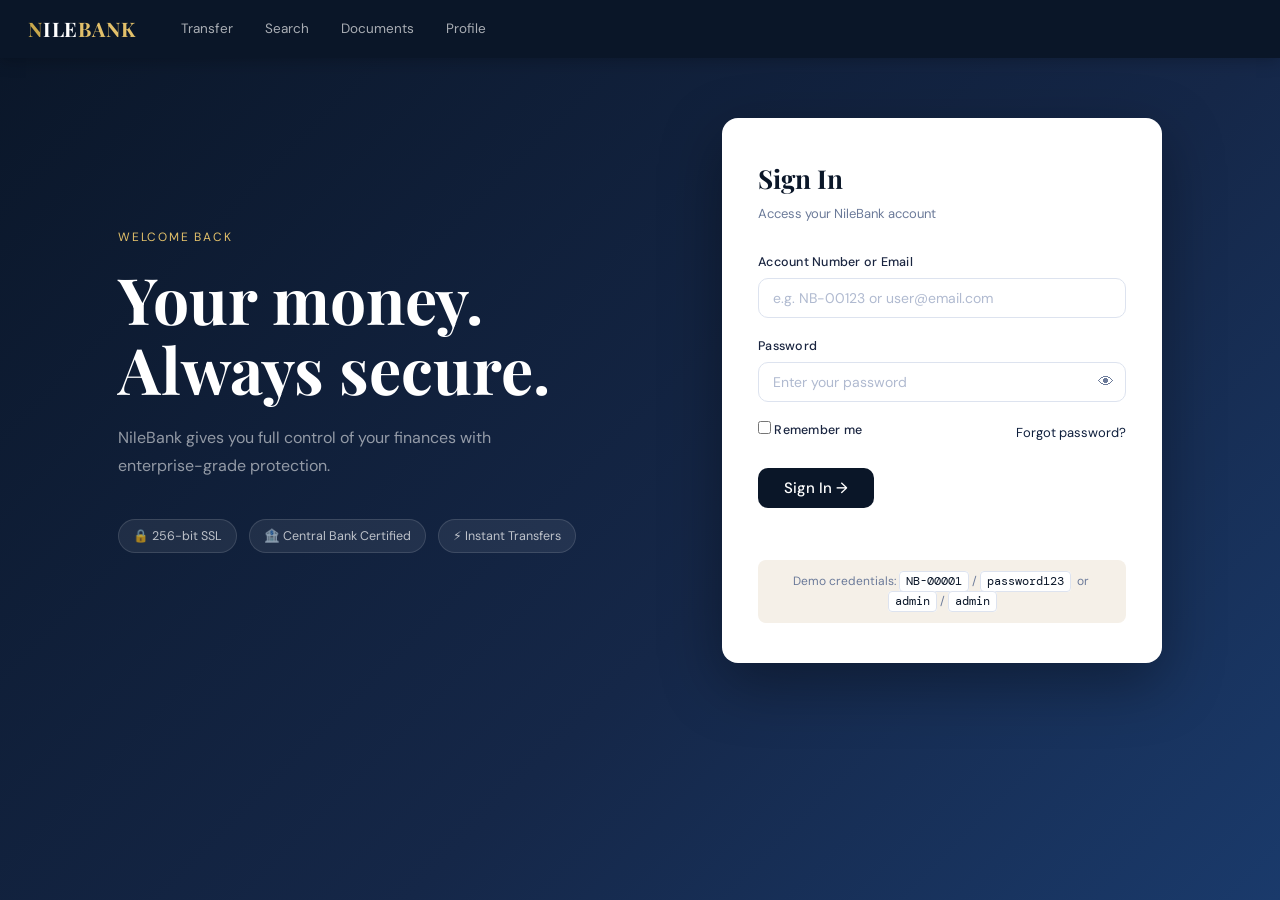
<file: index.html>
<!DOCTYPE html>
<html lang="en">
<head>
  <meta charset="UTF-8"/>
  <meta name="viewport" content="width=device-width,initial-scale=1.0"/>
  <title>NileBank — Secure Digital Banking</title>
  <link rel="stylesheet" href="css/main.css"/>
  <link href="https://fonts.googleapis.com/css2?family=Playfair+Display:wght@400;600;700&family=DM+Sans:wght@300;400;500&family=DM+Mono:wght@400;500&display=swap" rel="stylesheet"/>
</head>
<body class="page-login">

  <nav class="topnav">
    <div class="nav-inner">
      <div class="brand">
        <span class="brand-n">N</span>ILE<span class="brand-b">BANK</span>
      </div>
      <div class="nav-links">
        <a href="pages/transfer.html">Transfer</a>
        <a href="pages/search.html">Search</a>
        <a href="pages/upload.html">Documents</a>
        <a href="pages/profile.html">Profile</a>
      </div>
    </div>
  </nav>

  <main class="login-main">
    <div class="login-left">
      <div class="hero-text">
        <p class="hero-eyebrow">Welcome back</p>
        <h1 class="hero-heading">Your money.<br/>Always secure.</h1>
        <p class="hero-sub">NileBank gives you full control of your finances with enterprise-grade protection.</p>
      </div>
      <div class="trust-badges">
        <div class="badge">🔒 256-bit SSL</div>
        <div class="badge">🏦 Central Bank Certified</div>
        <div class="badge">⚡ Instant Transfers</div>
      </div>
    </div>

    <div class="login-card">
      <h2 class="card-title">Sign In</h2>
      <p class="card-sub">Access your NileBank account</p>

      <form class="login-form" onsubmit="handleLogin(event)">
        <div class="field-group">
          <label>Account Number or Email</label>
          <!-- BUG #1 (HIDDEN): No rate limiting, no lockout after failed attempts.
               Also: credentials compared client-side — easy to bypass via devtools. -->
          <input type="text" id="login-user" class="inp" placeholder="e.g. NB-00123 or user@email.com" autocomplete="off"/>
        </div>
        <div class="field-group">
          <label>Password</label>
          <div class="pass-wrap">
            <input type="password" id="login-pass" class="inp" placeholder="Enter your password"/>
            <button type="button" class="toggle-pass" onclick="togglePass()">👁</button>
          </div>
        </div>
        <div class="form-row">
          <label class="checkbox-label">
            <input type="checkbox" id="remember"/> Remember me
          </label>
          <a href="#" class="forgot">Forgot password?</a>
        </div>
        <button type="submit" class="btn-primary">Sign In →</button>
      </form>

      <div id="login-msg" class="login-msg"></div>

      <div class="demo-hint">
        <span>Demo credentials:</span>
        <code>NB-00001</code> / <code>password123</code>
        &nbsp;or&nbsp;
        <code>admin</code> / <code>admin</code>
      </div>
    </div>
  </main>

  <script src="js/main.js"></script>
</body>
</html>
</file>
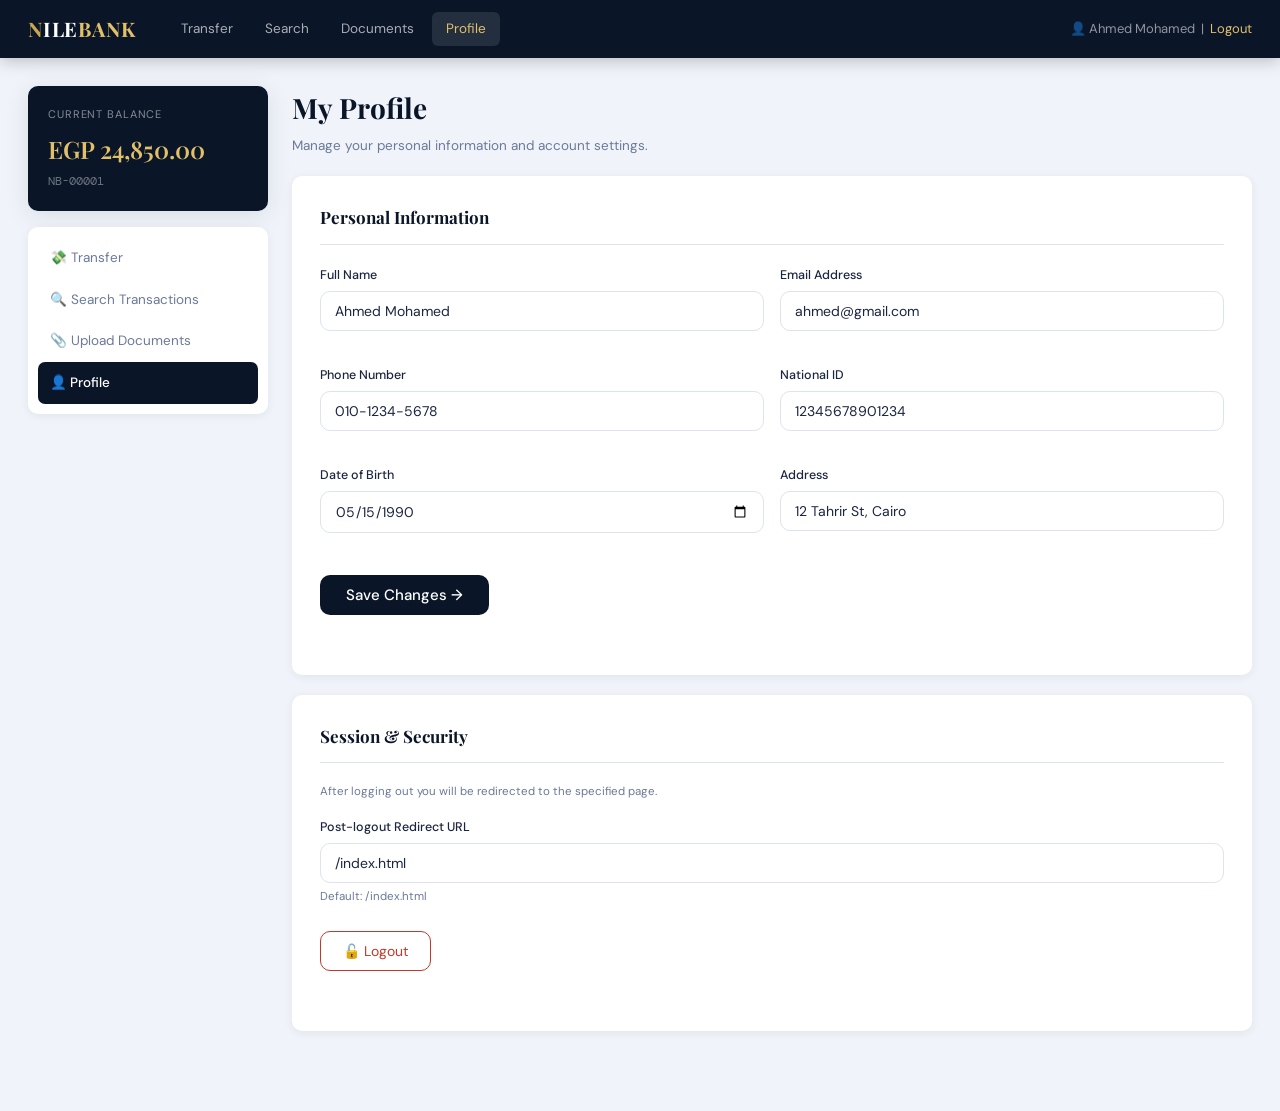
<file: pages/profile.html>
<!DOCTYPE html>
<html lang="en">
<head>
  <meta charset="UTF-8"/>
  <meta name="viewport" content="width=device-width,initial-scale=1.0"/>
  <title>NileBank — My Profile</title>
  <link rel="stylesheet" href="../css/main.css"/>
  <link href="https://fonts.googleapis.com/css2?family=Playfair+Display:wght@400;600;700&family=DM+Sans:wght@300;400;500&family=DM+Mono:wght@400;500&display=swap" rel="stylesheet"/>
</head>
<body class="page-inner">

  <nav class="topnav">
    <div class="nav-inner">
      <div class="brand"><a href="../index.html" style="text-decoration:none;color:inherit"><span class="brand-n">N</span>ILE<span class="brand-b">BANK</span></a></div>
      <div class="nav-links">
        <a href="transfer.html">Transfer</a>
        <a href="search.html">Search</a>
        <a href="upload.html">Documents</a>
        <a href="profile.html" class="active">Profile</a>
      </div>
      <div class="nav-user">👤 Ahmed Mohamed &nbsp;|&nbsp; <a href="../index.html">Logout</a></div>
    </div>
  </nav>

  <div class="inner-layout">
    <aside class="sidebar">
      <div class="account-card">
        <div class="acc-label">Current Balance</div>
        <div class="acc-balance">EGP 24,850.00</div>
        <div class="acc-num">NB-00001</div>
      </div>
      <nav class="side-nav">
        <a href="transfer.html" class="side-link">💸 Transfer</a>
        <a href="search.html"   class="side-link">🔍 Search Transactions</a>
        <a href="upload.html"   class="side-link">📎 Upload Documents</a>
        <a href="profile.html"  class="side-link active">👤 Profile</a>
      </nav>
    </aside>

    <main class="inner-main">
      <div class="page-header">
        <h1>My Profile</h1>
        <p>Manage your personal information and account settings.</p>
      </div>

      <!-- IDOR: user_id in URL param, no server check -->
      <div class="form-card">
        <h3 class="form-section-title">Personal Information</h3>
        <!--
          BUG #5a [IDOR — HIDDEN]:
          The page reads ?user_id= from the URL to decide which profile to load.
          There is NO server-side check that the logged-in user matches the requested ID.
          Change ?user_id=1 → ?user_id=2 in the URL to see another customer's full data.
          Payload: profile.html?user_id=2
        -->
        <div class="idor-notice" id="idor-notice" style="display:none"></div>

        <div class="profile-grid">
          <div class="field-group">
            <label>Full Name</label>
            <input type="text" class="inp" id="prof-name"/>
          </div>
          <div class="field-group">
            <label>Email Address</label>
            <input type="email" class="inp" id="prof-email"/>
          </div>
          <div class="field-group">
            <label>Phone Number</label>
            <input type="tel" class="inp" id="prof-phone"/>
          </div>
          <div class="field-group">
            <label>National ID</label>
            <input type="text" class="inp" id="prof-nid"/>
          </div>
          <div class="field-group">
            <label>Date of Birth</label>
            <input type="date" class="inp" id="prof-dob"/>
          </div>
          <div class="field-group">
            <label>Address</label>
            <input type="text" class="inp" id="prof-address"/>
          </div>
        </div>

        <div class="form-actions">
          <button class="btn-primary" onclick="saveProfile()">Save Changes →</button>
        </div>
        <div id="profile-msg" class="form-msg"></div>
      </div>

      <!-- Open Redirect on logout -->
      <div class="form-card">
        <h3 class="form-section-title">Session & Security</h3>
        <p class="field-hint" style="margin-bottom:16px;">After logging out you will be redirected to the specified page.</p>

        <!--
          BUG #5b [OPEN REDIRECT — HIDDEN]:
          The redirect URL after logout is taken from this input with NO validation.
          Payload: https://evil-bank.com/phishing-login
          Combined with a phishing email ("Your session expired, login again"),
          the attacker harvests real credentials.
        -->
        <div class="field-group">
          <label>Post-logout Redirect URL</label>
          <input type="text" class="inp" id="logout-redirect" value="/index.html"
                 placeholder="e.g. /index.html"/>
          <span class="field-hint">Default: /index.html</span>
        </div>

        <div class="form-actions">
          <button class="btn-danger-outline" onclick="handleLogout()">🔓 Logout</button>
        </div>
        <div id="logout-msg" class="form-msg"></div>
      </div>

    </main>
  </div>

  <script src="../js/main.js"></script>
  <script src="../js/profile.js"></script>
</body>
</html>
</file>
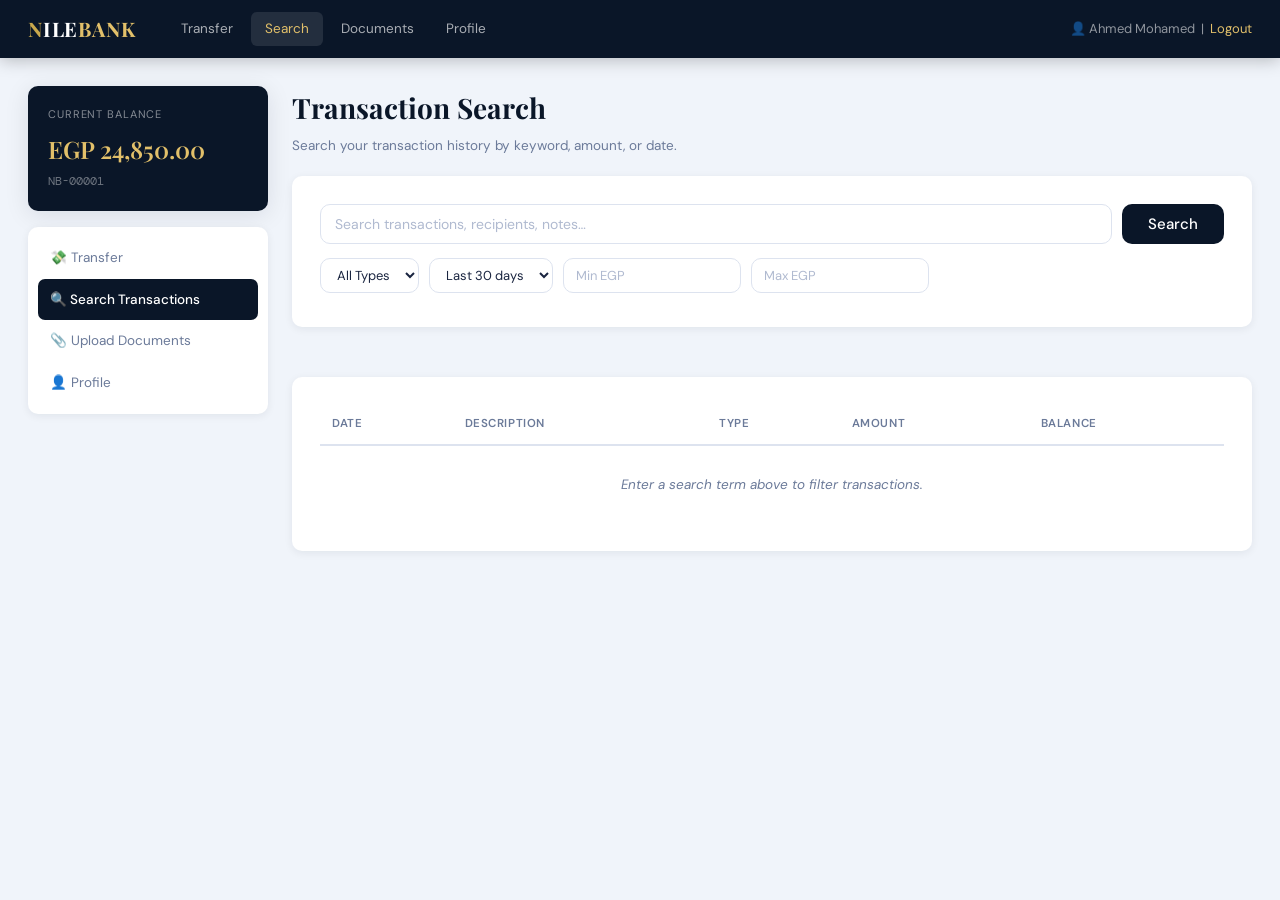
<file: pages/search.html>
<!DOCTYPE html>
<html lang="en">
<head>
  <meta charset="UTF-8"/>
  <meta name="viewport" content="width=device-width,initial-scale=1.0"/>
  <title>NileBank — Search Transactions</title>
  <link rel="stylesheet" href="../css/main.css"/>
  <link href="https://fonts.googleapis.com/css2?family=Playfair+Display:wght@400;600;700&family=DM+Sans:wght@300;400;500&family=DM+Mono:wght@400;500&display=swap" rel="stylesheet"/>
</head>
<body class="page-inner">

  <nav class="topnav">
    <div class="nav-inner">
      <div class="brand"><a href="../index.html" style="text-decoration:none;color:inherit"><span class="brand-n">N</span>ILE<span class="brand-b">BANK</span></a></div>
      <div class="nav-links">
        <a href="transfer.html">Transfer</a>
        <a href="search.html" class="active">Search</a>
        <a href="upload.html">Documents</a>
        <a href="profile.html">Profile</a>
      </div>
      <div class="nav-user">👤 Ahmed Mohamed &nbsp;|&nbsp; <a href="../index.html">Logout</a></div>
    </div>
  </nav>

  <div class="inner-layout">
    <aside class="sidebar">
      <div class="account-card">
        <div class="acc-label">Current Balance</div>
        <div class="acc-balance">EGP 24,850.00</div>
        <div class="acc-num">NB-00001</div>
      </div>
      <nav class="side-nav">
        <a href="transfer.html" class="side-link">💸 Transfer</a>
        <a href="search.html"   class="side-link active">🔍 Search Transactions</a>
        <a href="upload.html"   class="side-link">📎 Upload Documents</a>
        <a href="profile.html"  class="side-link">👤 Profile</a>
      </nav>
    </aside>

    <main class="inner-main">
      <div class="page-header">
        <h1>Transaction Search</h1>
        <p>Search your transaction history by keyword, amount, or date.</p>
      </div>

      <div class="form-card">
        <div class="search-bar-wrap">
          <!--
            BUG #3 [XSS — HIDDEN]:
            The search term is reflected back into the page via innerHTML:
              resultsDiv.innerHTML = "Results for: " + searchInput
            No sanitization. No escaping.
            Payload: <img src=x onerror="alert(document.cookie)">
          -->
          <input type="text" id="search-input" class="inp search-inp"
                 placeholder="Search transactions, recipients, notes…"
                 onkeydown="if(event.key==='Enter') runSearch()"/>
          <button class="btn-primary" onclick="runSearch()">Search</button>
        </div>

        <div class="filter-row">
          <select class="inp inp-sm" id="filter-type">
            <option value="">All Types</option>
            <option value="credit">Credit</option>
            <option value="debit">Debit</option>
          </select>
          <select class="inp inp-sm" id="filter-period">
            <option value="30">Last 30 days</option>
            <option value="90">Last 90 days</option>
            <option value="365">Last year</option>
          </select>
          <input type="number" class="inp inp-sm" id="filter-min" placeholder="Min EGP"/>
          <input type="number" class="inp inp-sm" id="filter-max" placeholder="Max EGP"/>
        </div>
      </div>

      <!-- Search result header — XSS reflected here -->
      <div id="search-result-header" class="search-result-header"></div>

      <div class="form-card" id="results-box">
        <table class="data-table" id="results-table">
          <thead>
            <tr><th>Date</th><th>Description</th><th>Type</th><th>Amount</th><th>Balance</th></tr>
          </thead>
          <tbody id="results-body">
            <tr class="empty-row"><td colspan="5">Enter a search term above to filter transactions.</td></tr>
          </tbody>
        </table>
      </div>
    </main>
  </div>

  <script src="../js/main.js"></script>
  <script src="../js/search.js"></script>
</body>
</html>
</file>
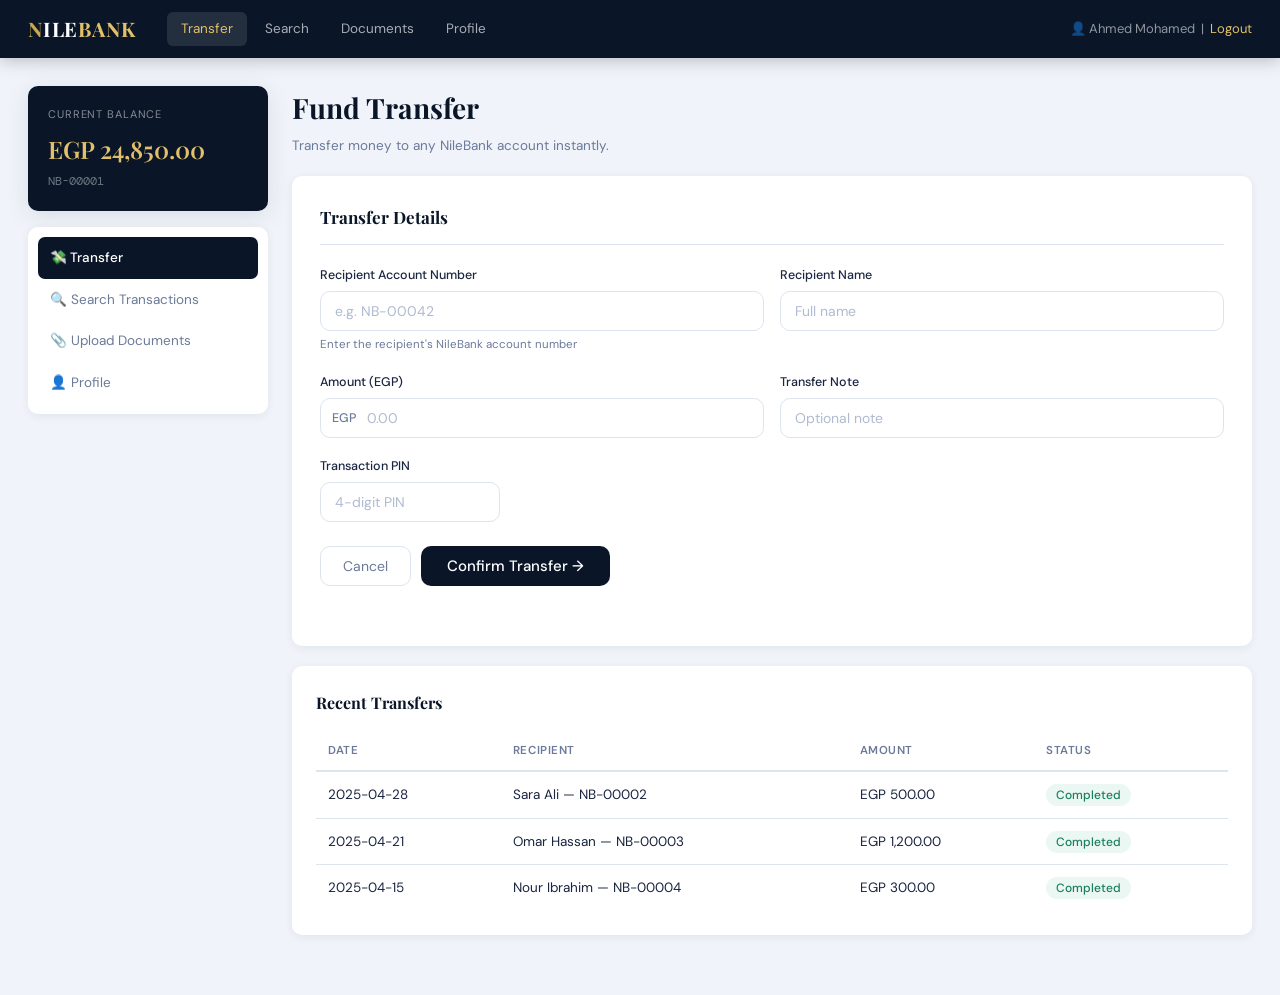
<file: pages/transfer.html>
<!DOCTYPE html>
<html lang="en">
<head>
  <meta charset="UTF-8"/>
  <meta name="viewport" content="width=device-width,initial-scale=1.0"/>
  <title>NileBank — Transfer Funds</title>
  <link rel="stylesheet" href="../css/main.css"/>
  <link href="https://fonts.googleapis.com/css2?family=Playfair+Display:wght@400;600;700&family=DM+Sans:wght@300;400;500&family=DM+Mono:wght@400;500&display=swap" rel="stylesheet"/>
</head>
<body class="page-inner">

  <nav class="topnav">
    <div class="nav-inner">
      <div class="brand"><a href="../index.html" style="text-decoration:none;color:inherit"><span class="brand-n">N</span>ILE<span class="brand-b">BANK</span></a></div>
      <div class="nav-links">
        <a href="transfer.html" class="active">Transfer</a>
        <a href="search.html">Search</a>
        <a href="upload.html">Documents</a>
        <a href="profile.html">Profile</a>
      </div>
      <div class="nav-user">👤 Ahmed Mohamed &nbsp;|&nbsp; <a href="../index.html">Logout</a></div>
    </div>
  </nav>

  <div class="inner-layout">
    <aside class="sidebar">
      <div class="account-card">
        <div class="acc-label">Current Balance</div>
        <div class="acc-balance">EGP 24,850.00</div>
        <div class="acc-num">NB-00001</div>
      </div>
      <nav class="side-nav">
        <a href="transfer.html" class="side-link active">💸 Transfer</a>
        <a href="search.html"   class="side-link">🔍 Search Transactions</a>
        <a href="upload.html"   class="side-link">📎 Upload Documents</a>
        <a href="profile.html"  class="side-link">👤 Profile</a>
      </nav>
    </aside>

    <main class="inner-main">
      <div class="page-header">
        <h1>Fund Transfer</h1>
        <p>Transfer money to any NileBank account instantly.</p>
      </div>

      <div class="form-card">
        <h3 class="form-section-title">Transfer Details</h3>

        <form onsubmit="handleTransfer(event)">
          <div class="field-row">
            <div class="field-group">
              <label>Recipient Account Number</label>
              <!--
                BUG #2 [SQL INJECTION — HIDDEN]:
                This value is passed directly to the backend query:
                  SELECT * FROM accounts WHERE account_no = '$input'
                Payload: NB-00002' OR '1'='1
                No parameterization. No input sanitization.
              -->
              <input type="text" id="recipient" class="inp" placeholder="e.g. NB-00042"/>
              <span class="field-hint">Enter the recipient's NileBank account number</span>
            </div>
            <div class="field-group">
              <label>Recipient Name</label>
              <input type="text" id="recip-name" class="inp" placeholder="Full name"/>
            </div>
          </div>

          <div class="field-row">
            <div class="field-group">
              <label>Amount (EGP)</label>
              <div class="input-prefix-wrap">
                <span class="prefix">EGP</span>
                <input type="number" id="amount" class="inp inp-prefix" placeholder="0.00" min="1"/>
              </div>
            </div>
            <div class="field-group">
              <label>Transfer Note</label>
              <input type="text" id="note" class="inp" placeholder="Optional note"/>
            </div>
          </div>

          <div class="field-group">
            <label>Transaction PIN</label>
            <input type="password" id="pin" class="inp inp-short" placeholder="4-digit PIN" maxlength="4"/>
          </div>

          <div class="form-actions">
            <button type="button" class="btn-secondary" onclick="history.back()">Cancel</button>
            <button type="submit" class="btn-primary">Confirm Transfer →</button>
          </div>
        </form>

        <div id="transfer-msg" class="form-msg"></div>
      </div>

      <div class="recent-box">
        <h3>Recent Transfers</h3>
        <table class="data-table">
          <thead><tr><th>Date</th><th>Recipient</th><th>Amount</th><th>Status</th></tr></thead>
          <tbody>
            <tr><td>2025-04-28</td><td>Sara Ali — NB-00002</td><td>EGP 500.00</td><td><span class="status-ok">Completed</span></td></tr>
            <tr><td>2025-04-21</td><td>Omar Hassan — NB-00003</td><td>EGP 1,200.00</td><td><span class="status-ok">Completed</span></td></tr>
            <tr><td>2025-04-15</td><td>Nour Ibrahim — NB-00004</td><td>EGP 300.00</td><td><span class="status-ok">Completed</span></td></tr>
          </tbody>
        </table>
      </div>
    </main>
  </div>

  <script src="../js/main.js"></script>
  <script src="../js/transfer.js"></script>
</body>
</html>
</file>
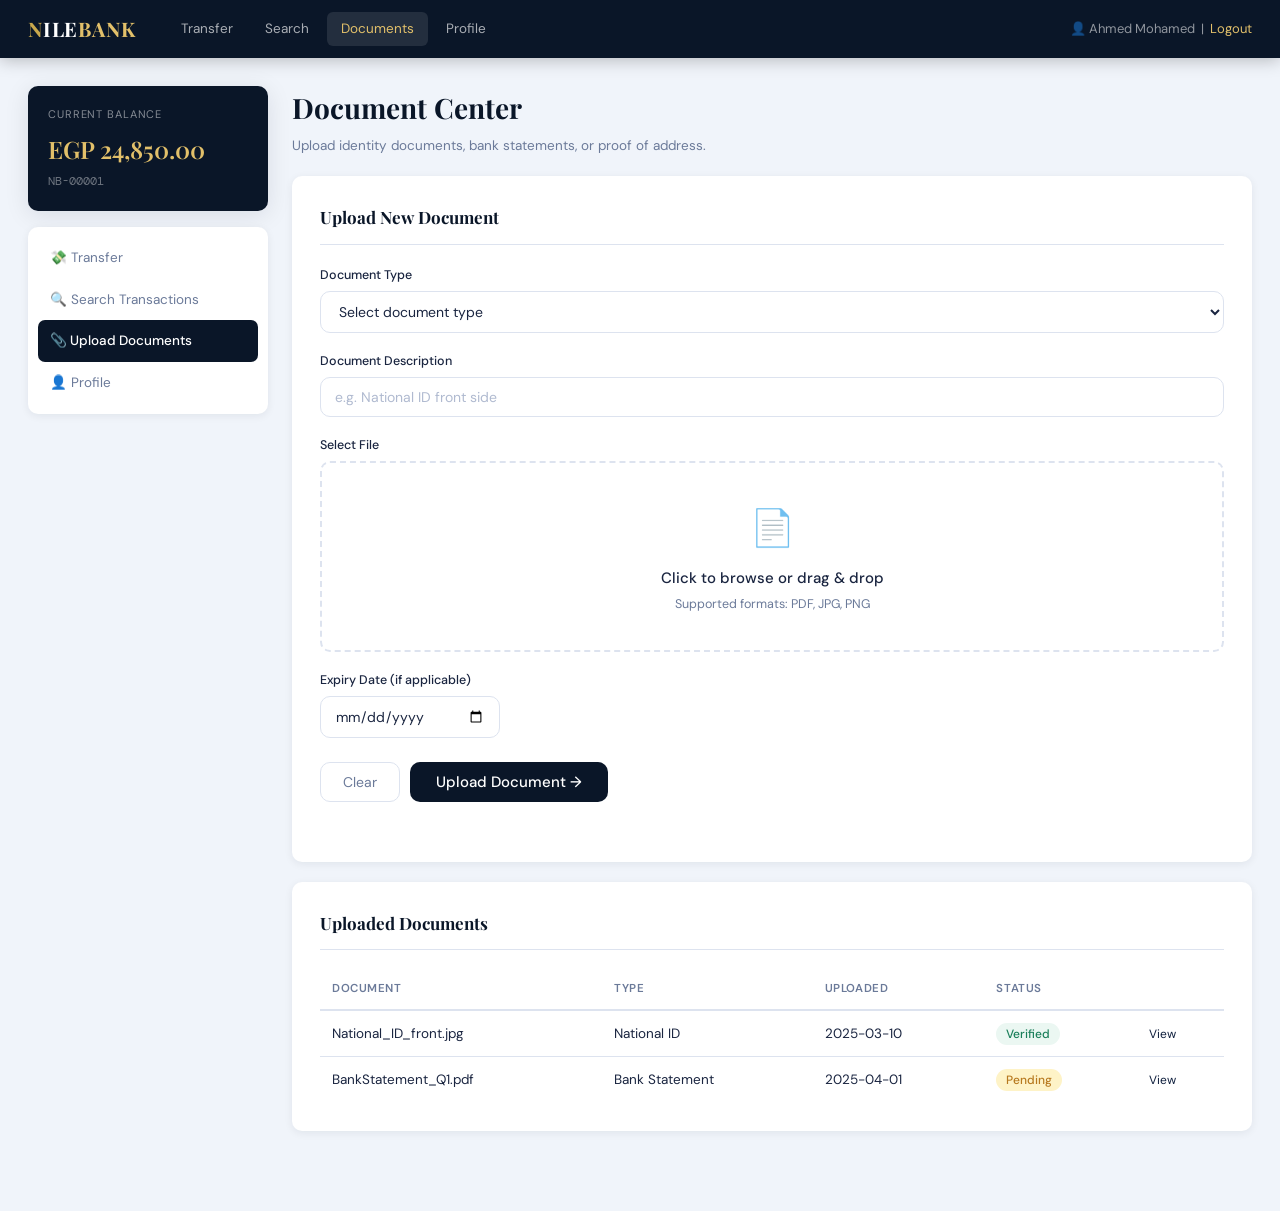
<file: pages/upload.html>
<!DOCTYPE html>
<html lang="en">
<head>
  <meta charset="UTF-8"/>
  <meta name="viewport" content="width=device-width,initial-scale=1.0"/>
  <title>NileBank — Upload Documents</title>
  <link rel="stylesheet" href="../css/main.css"/>
  <link href="https://fonts.googleapis.com/css2?family=Playfair+Display:wght@400;600;700&family=DM+Sans:wght@300;400;500&family=DM+Mono:wght@400;500&display=swap" rel="stylesheet"/>
</head>
<body class="page-inner">

  <nav class="topnav">
    <div class="nav-inner">
      <div class="brand"><a href="../index.html" style="text-decoration:none;color:inherit"><span class="brand-n">N</span>ILE<span class="brand-b">BANK</span></a></div>
      <div class="nav-links">
        <a href="transfer.html">Transfer</a>
        <a href="search.html">Search</a>
        <a href="upload.html" class="active">Documents</a>
        <a href="profile.html">Profile</a>
      </div>
      <div class="nav-user">👤 Ahmed Mohamed &nbsp;|&nbsp; <a href="../index.html">Logout</a></div>
    </div>
  </nav>

  <div class="inner-layout">
    <aside class="sidebar">
      <div class="account-card">
        <div class="acc-label">Current Balance</div>
        <div class="acc-balance">EGP 24,850.00</div>
        <div class="acc-num">NB-00001</div>
      </div>
      <nav class="side-nav">
        <a href="transfer.html" class="side-link">💸 Transfer</a>
        <a href="search.html"   class="side-link">🔍 Search Transactions</a>
        <a href="upload.html"   class="side-link active">📎 Upload Documents</a>
        <a href="profile.html"  class="side-link">👤 Profile</a>
      </nav>
    </aside>

    <main class="inner-main">
      <div class="page-header">
        <h1>Document Center</h1>
        <p>Upload identity documents, bank statements, or proof of address.</p>
      </div>

      <div class="form-card">
        <h3 class="form-section-title">Upload New Document</h3>

        <form onsubmit="handleUpload(event)">
          <div class="field-group">
            <label>Document Type</label>
            <select class="inp" id="doc-type">
              <option value="">Select document type</option>
              <option value="national_id">National ID</option>
              <option value="passport">Passport</option>
              <option value="bank_statement">Bank Statement</option>
              <option value="proof_address">Proof of Address</option>
              <option value="tax">Tax Document</option>
            </select>
          </div>

          <div class="field-group">
            <label>Document Description</label>
            <input type="text" class="inp" id="doc-desc" placeholder="e.g. National ID front side"/>
          </div>

          <div class="field-group">
            <label>Select File</label>
            <!--
              BUG #4 [UNRESTRICTED FILE UPLOAD — HIDDEN]:
              The accept attribute is missing entirely.
              Server-side there is NO MIME type check, NO extension whitelist.
              An attacker can upload shell.php, malware.exe, or any script.
              The file is saved directly to /uploads/ inside the web root
              and is immediately accessible via a URL — enabling RCE.
            -->
            <div class="upload-drop" onclick="document.getElementById('file-inp').click()"
                 ondragover="event.preventDefault()" ondrop="handleDrop(event)">
              <div class="drop-icon">📄</div>
              <div class="drop-text">Click to browse or drag & drop</div>
              <div class="drop-sub" id="drop-filename">Supported formats: PDF, JPG, PNG</div>
              <input type="file" id="file-inp" style="display:none" onchange="fileSelected(this)"/>
            </div>
          </div>

          <div class="field-group">
            <label>Expiry Date (if applicable)</label>
            <input type="date" class="inp inp-short" id="doc-expiry"/>
          </div>

          <div class="form-actions">
            <button type="button" class="btn-secondary" onclick="clearUpload()">Clear</button>
            <button type="submit" class="btn-primary">Upload Document →</button>
          </div>
        </form>

        <div id="upload-msg" class="form-msg"></div>
      </div>

      <div class="form-card">
        <h3 class="form-section-title">Uploaded Documents</h3>
        <table class="data-table">
          <thead><tr><th>Document</th><th>Type</th><th>Uploaded</th><th>Status</th><th></th></tr></thead>
          <tbody id="docs-list">
            <tr><td>National_ID_front.jpg</td><td>National ID</td><td>2025-03-10</td><td><span class="status-ok">Verified</span></td><td><a href="#" class="tbl-link">View</a></td></tr>
            <tr><td>BankStatement_Q1.pdf</td><td>Bank Statement</td><td>2025-04-01</td><td><span class="status-pending">Pending</span></td><td><a href="#" class="tbl-link">View</a></td></tr>
          </tbody>
        </table>
      </div>
    </main>
  </div>

  <script src="../js/main.js"></script>
  <script src="../js/upload.js"></script>
</body>
</html>
</file>
<file: css/main.css>
/* ── RESET & VARS ──────────────────────────────────────────────── */
*, *::before, *::after { box-sizing: border-box; margin: 0; padding: 0; }
:root {
  --navy:    #0A1628;
  --navy2:   #0F1F3D;
  --navy3:   #152748;
  --gold:    #C9A84C;
  --gold2:   #E2C06A;
  --cream:   #F5F0E8;
  --white:   #FFFFFF;
  --text:    #1A2540;
  --muted:   #6B7A99;
  --border:  #DDE3EF;
  --green:   #1A7F5A;
  --green-bg:#EBF7F2;
  --red:     #C0392B;
  --red-bg:  #FDEDEB;
  --amber:   #B7791F;
  --amber-bg:#FEF3C7;
  --shadow:  0 4px 24px rgba(10,22,40,.10);
  --shadow2: 0 2px 8px  rgba(10,22,40,.07);
  --serif:   'Playfair Display', Georgia, serif;
  --sans:    'DM Sans', system-ui, sans-serif;
  --mono:    'DM Mono', monospace;
  --radius:  10px;
}
html { scroll-behavior: smooth; }
body { font-family: var(--sans); color: var(--text); background: #F0F4FA; font-size: 14px; line-height: 1.6; }

/* ── TOPNAV ─────────────────────────────────────────────────────── */
.topnav {
  background: var(--navy); position: sticky; top: 0; z-index: 100;
  box-shadow: 0 2px 16px rgba(0,0,0,.25);
}
.nav-inner {
  max-width: 1280px; margin: 0 auto; padding: 0 28px;
  display: flex; align-items: center; gap: 32px; height: 58px;
}
.brand {
  font-family: var(--serif); font-size: 20px; font-weight: 700;
  color: var(--white); letter-spacing: .04em; flex-shrink: 0;
}
.brand-n { color: var(--gold); }
.brand-b { color: var(--gold2); }

.nav-links { display: flex; gap: 4px; }
.nav-links a {
  color: rgba(255,255,255,.65); text-decoration: none; font-size: 13.5px;
  padding: 6px 14px; border-radius: 6px; transition: all .15s;
}
.nav-links a:hover, .nav-links a.active {
  color: var(--white); background: rgba(255,255,255,.1);
}
.nav-links a.active { color: var(--gold2); }

.nav-user { margin-left: auto; font-size: 13px; color: rgba(255,255,255,.55); white-space: nowrap; }
.nav-user a { color: var(--gold2); text-decoration: none; }

/* ── LOGIN PAGE ─────────────────────────────────────────────────── */
.page-login {
  background: linear-gradient(135deg, var(--navy) 0%, var(--navy3) 60%, #1A3A6B 100%);
  min-height: 100vh;
}
.login-main {
  max-width: 1100px; margin: 0 auto; padding: 60px 28px;
  display: grid; grid-template-columns: 1fr 440px; gap: 60px; align-items: center;
}
@media(max-width:800px){ .login-main { grid-template-columns:1fr; } .login-left { display:none; } }

.hero-eyebrow { font-size: 12px; letter-spacing: .15em; text-transform: uppercase; color: var(--gold2); margin-bottom: 16px; }
.hero-heading { font-family: var(--serif); font-size: clamp(40px,5vw,64px); color: var(--white); line-height: 1.1; margin-bottom: 20px; }
.hero-sub { font-size: 16px; color: rgba(255,255,255,.55); max-width: 380px; line-height: 1.7; margin-bottom: 40px; }

.trust-badges { display: flex; gap: 12px; flex-wrap: wrap; }
.badge { background: rgba(255,255,255,.07); border: 1px solid rgba(255,255,255,.12); border-radius: 20px; padding: 6px 14px; font-size: 12.5px; color: rgba(255,255,255,.7); }

.login-card {
  background: var(--white); border-radius: 16px; padding: 40px 36px;
  box-shadow: 0 20px 60px rgba(0,0,0,.35);
}
.card-title { font-family: var(--serif); font-size: 26px; color: var(--navy); margin-bottom: 4px; }
.card-sub { font-size: 13px; color: var(--muted); margin-bottom: 28px; }

.login-form .field-group { margin-bottom: 18px; }
.login-form label { display: block; font-size: 12.5px; font-weight: 500; color: var(--text); margin-bottom: 6px; letter-spacing: .02em; }

.inp {
  width: 100%; padding: 10px 14px;
  border: 1.5px solid var(--border); border-radius: var(--radius);
  font-family: var(--sans); font-size: 14px; color: var(--text);
  background: var(--white); outline: none; transition: border-color .15s, box-shadow .15s;
}
.inp:focus { border-color: var(--navy2); box-shadow: 0 0 0 3px rgba(15,31,61,.08); }
.inp::placeholder { color: #B0BAD0; }

.pass-wrap { position: relative; }
.toggle-pass {
  position: absolute; right: 12px; top: 50%; transform: translateY(-50%);
  background: none; border: none; cursor: pointer; font-size: 16px; color: var(--muted);
}

.form-row { display: flex; justify-content: space-between; align-items: center; margin-bottom: 22px; }
.checkbox-label { display: flex; align-items: center; gap: 7px; font-size: 13px; color: var(--muted); cursor: pointer; }
.forgot { font-size: 13px; color: var(--navy2); text-decoration: none; }
.forgot:hover { text-decoration: underline; }

.btn-primary {
  width: 100%; padding: 12px; background: var(--navy); color: var(--white);
  border: none; border-radius: var(--radius); font-family: var(--sans);
  font-size: 15px; font-weight: 500; cursor: pointer; transition: background .15s, transform .1s;
}
.btn-primary:hover { background: var(--navy3); }
.btn-primary:active { transform: scale(.99); }

.login-msg { margin-top: 14px; font-size: 13px; text-align: center; min-height: 20px; }
.msg-error { color: var(--red); }
.msg-success { color: var(--green); }

.demo-hint {
  margin-top: 18px; padding: 12px; background: var(--cream); border-radius: 8px;
  font-size: 12px; color: var(--muted); text-align: center;
}
.demo-hint code { background: var(--white); border: 1px solid var(--border); padding: 2px 6px; border-radius: 4px; font-family: var(--mono); color: var(--navy); font-size: 11.5px; }

/* ── INNER PAGES ─────────────────────────────────────────────────── */
.page-inner { background: #F0F4FA; }

.inner-layout {
  max-width: 1280px; margin: 0 auto; padding: 28px 28px 60px;
  display: grid; grid-template-columns: 240px 1fr; gap: 24px;
}
@media(max-width:900px){ .inner-layout { grid-template-columns:1fr; } .sidebar { display:none; } }

/* Sidebar */
.sidebar { display: flex; flex-direction: column; gap: 16px; }
.account-card {
  background: var(--navy); border-radius: var(--radius); padding: 20px;
  box-shadow: var(--shadow);
}
.acc-label { font-size: 11px; color: rgba(255,255,255,.5); text-transform: uppercase; letter-spacing: .08em; margin-bottom: 6px; }
.acc-balance { font-family: var(--serif); font-size: 24px; color: var(--gold2); font-weight: 600; }
.acc-num { font-family: var(--mono); font-size: 12px; color: rgba(255,255,255,.4); margin-top: 4px; }

.side-nav { background: var(--white); border-radius: var(--radius); padding: 10px; box-shadow: var(--shadow2); }
.side-link {
  display: flex; align-items: center; gap: 10px; padding: 10px 12px;
  border-radius: 7px; text-decoration: none; font-size: 13.5px; color: var(--muted);
  transition: all .15s;
}
.side-link:hover { background: #F5F7FC; color: var(--text); }
.side-link.active { background: var(--navy); color: var(--white); font-weight: 500; }

/* Inner main */
.inner-main { min-width: 0; }
.page-header { margin-bottom: 20px; }
.page-header h1 { font-family: var(--serif); font-size: 28px; color: var(--navy); margin-bottom: 4px; }
.page-header p { font-size: 13.5px; color: var(--muted); }

.form-card {
  background: var(--white); border-radius: var(--radius); padding: 28px;
  box-shadow: var(--shadow2); margin-bottom: 20px;
}
.form-section-title { font-family: var(--serif); font-size: 17px; color: var(--navy); margin-bottom: 20px; padding-bottom: 12px; border-bottom: 1px solid var(--border); }

.field-group { margin-bottom: 18px; }
.field-group label { display: block; font-size: 12.5px; font-weight: 500; color: var(--text); margin-bottom: 6px; }
.field-hint { font-size: 11.5px; color: var(--muted); margin-top: 5px; display: block; }

.field-row { display: grid; grid-template-columns: 1fr 1fr; gap: 16px; }
@media(max-width:600px){ .field-row { grid-template-columns:1fr; } }

.input-prefix-wrap { position: relative; }
.prefix { position: absolute; left: 12px; top: 50%; transform: translateY(-50%); font-size: 12.5px; color: var(--muted); font-weight: 500; }
.inp-prefix { padding-left: 46px; }
.inp-short { width: 180px; }
.inp-sm { width: auto; padding: 7px 12px; font-size: 13px; }

.form-actions { display: flex; gap: 10px; margin-top: 24px; }
.btn-secondary {
  padding: 10px 22px; background: transparent; border: 1.5px solid var(--border);
  border-radius: var(--radius); font-family: var(--sans); font-size: 14px;
  color: var(--muted); cursor: pointer; transition: all .15s;
}
.btn-secondary:hover { border-color: var(--navy); color: var(--navy); }
.btn-primary { width: auto; padding: 10px 26px; }

.btn-danger-outline {
  padding: 10px 22px; background: transparent; border: 1.5px solid var(--red);
  border-radius: var(--radius); font-family: var(--sans); font-size: 14px;
  color: var(--red); cursor: pointer; transition: all .15s;
}
.btn-danger-outline:hover { background: var(--red-bg); }

.form-msg { margin-top: 12px; font-size: 13px; min-height: 20px; }

/* Tables */
.data-table { width: 100%; border-collapse: collapse; font-size: 13.5px; }
.data-table th { text-align: left; padding: 10px 12px; font-size: 11.5px; font-weight: 600; color: var(--muted); text-transform: uppercase; letter-spacing: .05em; border-bottom: 2px solid var(--border); }
.data-table td { padding: 12px 12px; border-bottom: 1px solid var(--border); color: var(--text); }
.data-table tr:last-child td { border-bottom: none; }
.data-table tr:hover td { background: #F8FAFD; }
.empty-row td { text-align: center; color: var(--muted); padding: 28px; font-style: italic; }

.status-ok      { background: var(--green-bg); color: var(--green); padding: 3px 10px; border-radius: 20px; font-size: 12px; font-weight: 500; }
.status-pending { background: var(--amber-bg); color: var(--amber); padding: 3px 10px; border-radius: 20px; font-size: 12px; font-weight: 500; }
.tbl-link { color: var(--navy2); font-size: 12px; text-decoration: none; }
.tbl-link:hover { text-decoration: underline; }

/* Recent / search */
.recent-box { background: var(--white); border-radius: var(--radius); padding: 24px; box-shadow: var(--shadow2); }
.recent-box h3 { font-family: var(--serif); font-size: 16px; color: var(--navy); margin-bottom: 16px; }

.search-bar-wrap { display: flex; gap: 10px; margin-bottom: 14px; }
.search-inp { flex: 1; }
.filter-row { display: flex; gap: 10px; flex-wrap: wrap; margin-bottom: 6px; }
.search-result-header { font-size: 13px; color: var(--muted); margin-bottom: 8px; min-height: 22px; }

/* Upload */
.upload-drop {
  border: 2px dashed var(--border); border-radius: var(--radius);
  padding: 36px 24px; text-align: center; cursor: pointer;
  transition: border-color .15s, background .15s;
}
.upload-drop:hover { border-color: var(--navy2); background: #F5F7FC; }
.drop-icon { font-size: 36px; margin-bottom: 10px; }
.drop-text { font-size: 15px; font-weight: 500; color: var(--text); margin-bottom: 4px; }
.drop-sub  { font-size: 12.5px; color: var(--muted); }

/* Profile grid */
.profile-grid { display: grid; grid-template-columns: 1fr 1fr; gap: 16px; }
@media(max-width:600px){ .profile-grid { grid-template-columns:1fr; } }

.idor-notice { padding: 12px 16px; border-radius: 8px; margin-bottom: 16px; font-size: 13px; }

/* Pass show/hide */
input[type="password"].show { -webkit-text-security: none; }
</file>
